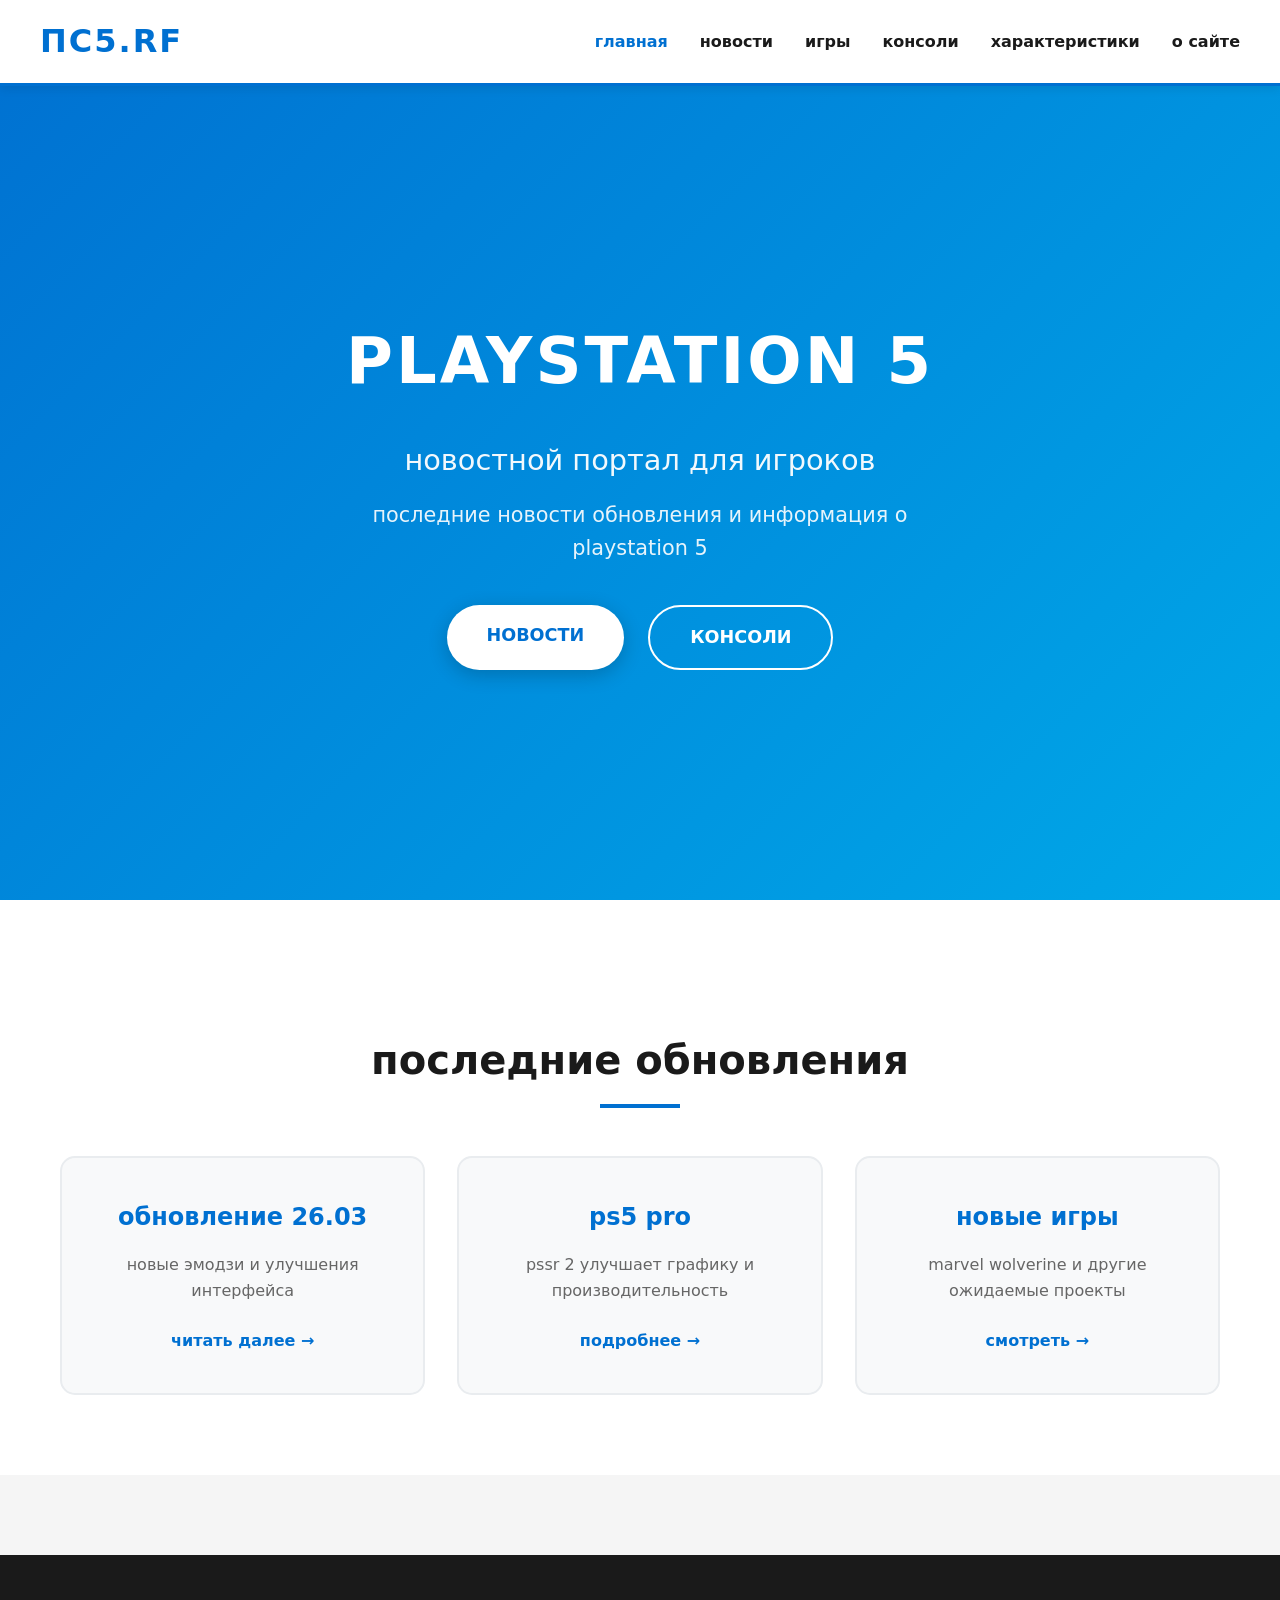
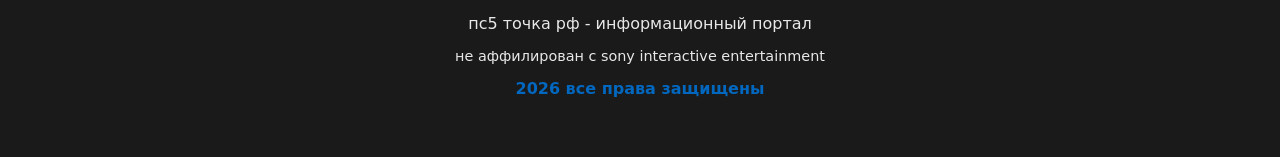
<file: index.html>
<!DOCTYPE html>
<html lang="ru">
<head>
<meta charset="utf-8">
<meta name="viewport" content="width=device-width, initial-scale=1.0">
<title>пс5 точка рф - главная</title>
<link rel="stylesheet" href="assets/css/style.css">
<link rel="icon" href="assets/favicon/favicon.ico">
</head>
<body>
<header class="header">
<nav class="nav container">
<div class="logo">пс5.rf</div>
<ul class="nav-menu">
<li><a href="index.html" class="active">главная</a></li>
<li><a href="html/news.html">новости</a></li>
<li><a href="html/games.html">игры</a></li>
<li><a href="html/console.html">консоли</a></li>
<li><a href="html/specs.html">характеристики</a></li>
<li><a href="html/about.html">о сайте</a></li>
</ul>
<div class="burger">
<span></span>
<span></span>
<span></span>
</div>
</nav>
</header>
<section class="hero">
<div class="container">
<h1>playstation 5</h1>
<p class="hero-subtitle">новостной портал для игроков</p>
<p class="hero-text">последние новости обновления и информация о playstation 5</p>
<div class="hero-links">
<a href="html/news.html" class="btn btn-primary">новости</a>
<a href="html/console.html" class="btn btn-secondary">консоли</a>
</div>
</div>
</section>
<section class="preview">
<div class="container">
<h2 class="section-title">последние обновления</h2>
<div class="preview-grid">
<div class="preview-card">
<h3>обновление 26.03</h3>
<p>новые эмодзи и улучшения интерфейса</p>
<a href="html/news.html" class="link">читать далее →</a>
</div>
<div class="preview-card">
<h3>ps5 pro</h3>
<p>pssr 2 улучшает графику и производительность</p>
<a href="html/console.html" class="link">подробнее →</a>
</div>
<div class="preview-card">
<h3>новые игры</h3>
<p>marvel wolverine и другие ожидаемые проекты</p>
<a href="html/games.html" class="link">смотреть →</a>
</div>
</div>
</div>
</section>
<footer class="footer">
<div class="container">
<p>пс5 точка рф - информационный портал</p>
<p class="disclaimer">не аффилирован с sony interactive entertainment</p>
<p class="copyright">2026 все права защищены</p>
</div>
</footer>
<script src="assets/js/script.js"></script>
</body>
</html>
</file>
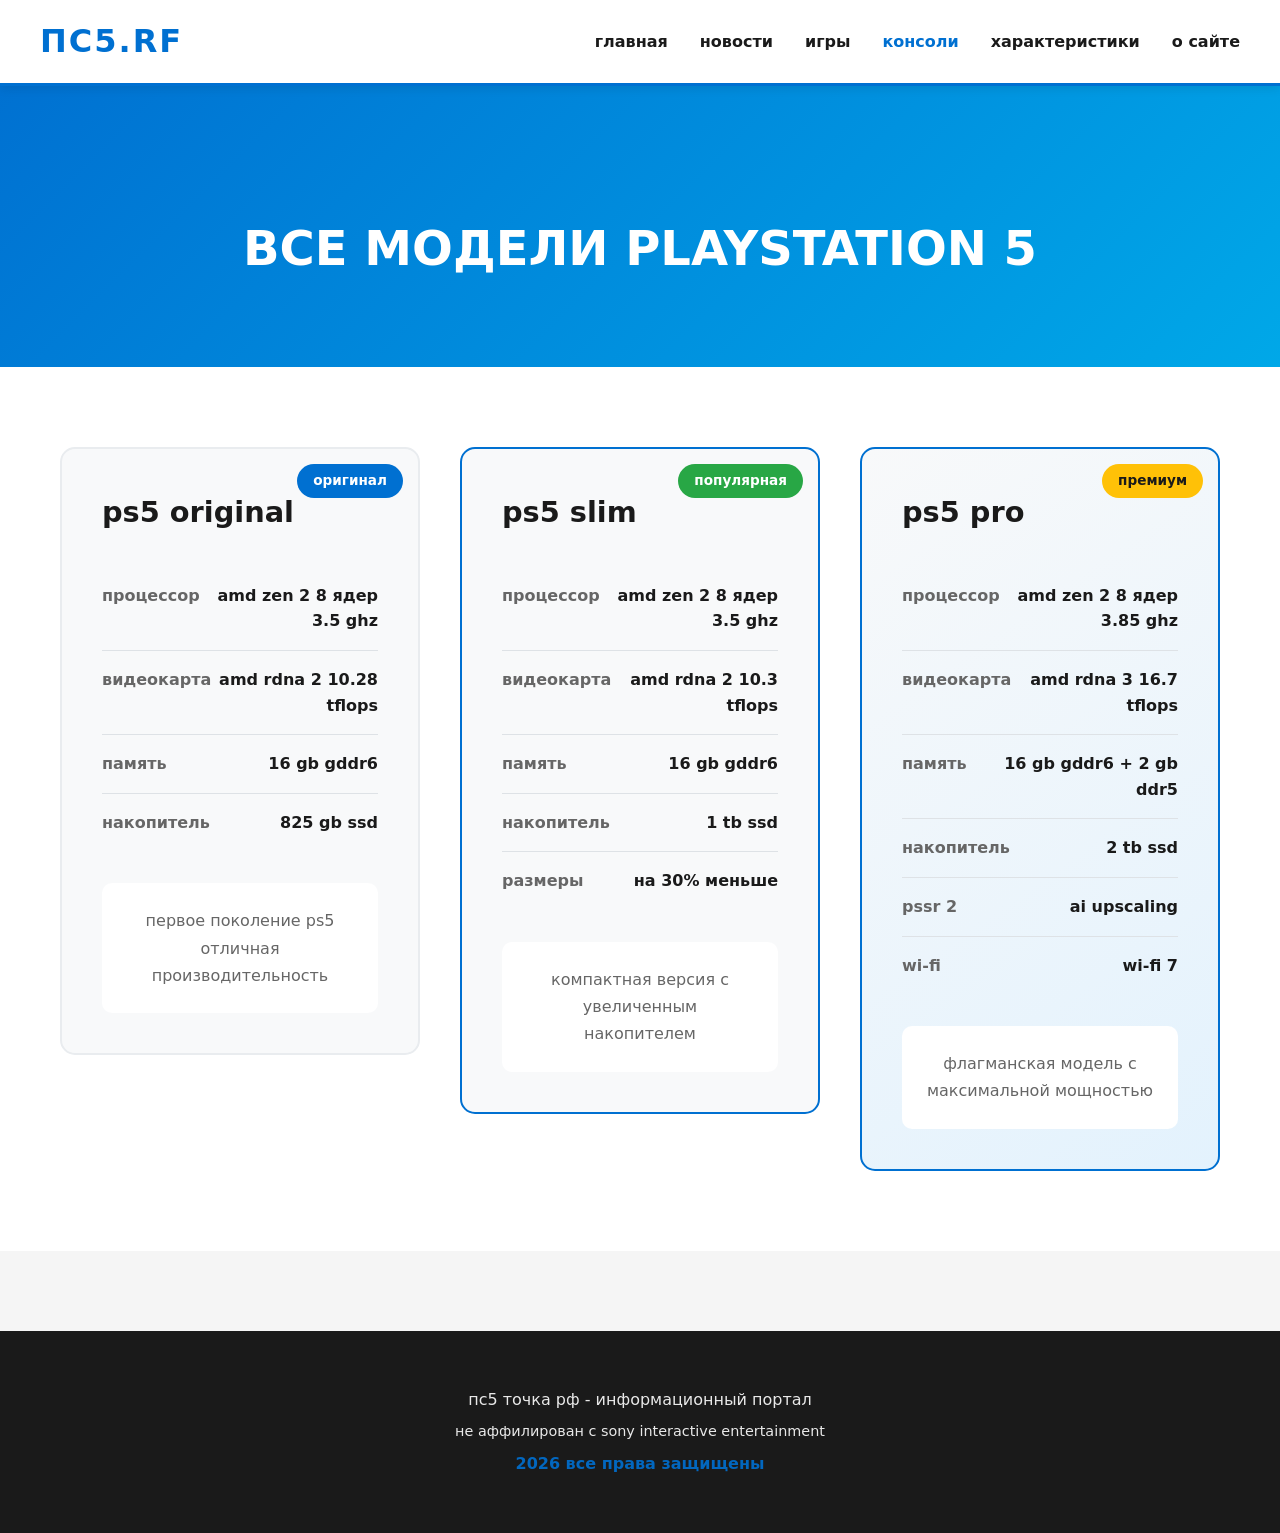
<file: html/console.html>
<!DOCTYPE html>
<html lang="ru">
<head>
<meta charset="utf-8">
<meta name="viewport" content="width=device-width, initial-scale=1.0">
<title>консоли ps5</title>
<link rel="stylesheet" href="../assets/css/style.css">
<link rel="stylesheet" href="../assets/css/console.css">
<link rel="icon" href="../assets/favicon/favicon.ico">
</head>
<body>
<header class="header">
<nav class="nav container">
<div class="logo">пс5.rf</div>
<ul class="nav-menu">
<li><a href="../index.html">главная</a></li>
<li><a href="news.html">новости</a></li>
<li><a href="games.html">игры</a></li>
<li><a href="console.html" class="active">консоли</a></li>
<li><a href="specs.html">характеристики</a></li>
<li><a href="about.html">о сайте</a></li>
</ul>
<div class="burger">
<span></span>
<span></span>
<span></span>
</div>
</nav>
</header>
<section class="page-header">
<div class="container">
<h1>все модели playstation 5</h1>
</div>
</section>
<section class="consoles-section">
<div class="container">
<div class="console-compare">
<div class="console-card">
<h2>ps5 original</h2>
<div class="console-badge">оригинал</div>
<ul class="console-specs">
<li><span class="spec-name">процессор</span><span class="spec-value">amd zen 2 8 ядер 3.5 ghz</span></li>
<li><span class="spec-name">видеокарта</span><span class="spec-value">amd rdna 2 10.28 tflops</span></li>
<li><span class="spec-name">память</span><span class="spec-value">16 gb gddr6</span></li>
<li><span class="spec-name">накопитель</span><span class="spec-value">825 gb ssd</span></li>
</ul>
<p class="console-desc">первое поколение ps5 отличная производительность</p>
</div>
<div class="console-card featured">
<h2>ps5 slim</h2>
<div class="console-badge popular">популярная</div>
<ul class="console-specs">
<li><span class="spec-name">процессор</span><span class="spec-value">amd zen 2 8 ядер 3.5 ghz</span></li>
<li><span class="spec-name">видеокарта</span><span class="spec-value">amd rdna 2 10.3 tflops</span></li>
<li><span class="spec-name">память</span><span class="spec-value">16 gb gddr6</span></li>
<li><span class="spec-name">накопитель</span><span class="spec-value">1 tb ssd</span></li>
<li><span class="spec-name">размеры</span><span class="spec-value">на 30% меньше</span></li>
</ul>
<p class="console-desc">компактная версия с увеличенным накопителем</p>
</div>
<div class="console-card pro">
<h2>ps5 pro</h2>
<div class="console-badge premium">премиум</div>
<ul class="console-specs">
<li><span class="spec-name">процессор</span><span class="spec-value">amd zen 2 8 ядер 3.85 ghz</span></li>
<li><span class="spec-name">видеокарта</span><span class="spec-value">amd rdna 3 16.7 tflops</span></li>
<li><span class="spec-name">память</span><span class="spec-value">16 gb gddr6 + 2 gb ddr5</span></li>
<li><span class="spec-name">накопитель</span><span class="spec-value">2 tb ssd</span></li>
<li><span class="spec-name">pssr 2</span><span class="spec-value">ai upscaling</span></li>
<li><span class="spec-name">wi-fi</span><span class="spec-value">wi-fi 7</span></li>
</ul>
<p class="console-desc">флагманская модель с максимальной мощностью</p>
</div>
</div>
</div>
</section>
<footer class="footer">
<div class="container">
<p>пс5 точка рф - информационный портал</p>
<p class="disclaimer">не аффилирован с sony interactive entertainment</p>
<p class="copyright">2026 все права защищены</p>
</div>
</footer>
<script src="../assets/js/script.js"></script>
<script src="../assets/js/console.js"></script>
</body>
</html>
</file>
<file: assets/css/style.css>
* {
margin: 0;
padding: 0;
box-sizing: border-box;
}

body {
font-family: 'Segoe UI', system-ui, -apple-system, sans-serif;
background: #f5f5f5;
color: #1a1a1a;
line-height: 1.6;
}

.container {
max-width: 1200px;
margin: 0 auto;
padding: 0 20px;
}

.header {
background: #fff;
position: fixed;
width: 100%;
top: 0;
z-index: 1000;
box-shadow: 0 2px 10px rgba(0,0,0,0.1);
border-bottom: 3px solid #0070d1;
}

.nav {
display: flex;
justify-content: space-between;
align-items: center;
padding: 1rem 0;
}

.logo {
font-size: 2rem;
font-weight: 800;
color: #0070d1;
text-transform: uppercase;
letter-spacing: 2px;
}

.nav-menu {
display: flex;
list-style: none;
gap: 2rem;
}
.nav-menu a {
color: #1a1a1a;
text-decoration: none;
font-weight: 600;
font-size: 1rem;
transition: color 0.3s;
padding: 0.5rem 0;
}

.nav-menu a:hover,
.nav-menu a.active {
color: #0070d1;
}

.burger {
display: none;
flex-direction: column;
cursor: pointer;
gap: 5px;
}

.burger span {
width: 28px;
height: 3px;
background: #0070d1;
border-radius: 3px;
transition: all 0.3s;
}

.hero {
min-height: 100vh;
display: flex;
align-items: center;
justify-content: center;
text-align: center;
background: linear-gradient(135deg, #0070d1 0%, #00a8e8 100%);
padding-top: 80px;
color: #fff;
}

.hero h1 {
font-size: 4rem;
margin-bottom: 1.5rem;
text-transform: uppercase;
letter-spacing: 3px;
}

.hero-subtitle {
font-size: 1.8rem;
margin-bottom: 1rem;opacity: 0.95;
}

.hero-text {
font-size: 1.3rem;
margin-bottom: 2.5rem;
opacity: 0.9;
max-width: 600px;
margin-left: auto;
margin-right: auto;
}

.hero-links {
display: flex;
gap: 1.5rem;
justify-content: center;
flex-wrap: wrap;
}

.btn {
display: inline-block;
padding: 1rem 2.5rem;
border: none;
border-radius: 50px;
font-size: 1.1rem;
cursor: pointer;
transition: all 0.3s;
text-decoration: none;
font-weight: 700;
text-transform: uppercase;
}

.btn-primary {
background: #fff;
color: #0070d1;
box-shadow: 0 5px 20px rgba(0,0,0,0.2);
}

.btn-primary:hover {
transform: translateY(-3px);
box-shadow: 0 8px 25px rgba(0,0,0,0.3);
}

.btn-secondary {
background: transparent;
color: #fff;
border: 2px solid #fff;
}

.btn-secondary:hover {background: #fff;
color: #0070d1;
}

.section-title {
font-size: 2.5rem;
text-align: center;
margin: 3rem 0;
color: #1a1a1a;
position: relative;
padding-bottom: 1rem;
}

.section-title::after {
content: '';
position: absolute;
bottom: 0;
left: 50%;
transform: translateX(-50%);
width: 80px;
height: 4px;
background: #0070d1;
}

.preview {
padding: 5rem 0;
background: #fff;
}

.preview-grid {
display: grid;
grid-template-columns: repeat(3, 1fr);
gap: 2rem;
}

.preview-card {
background: #f8f9fa;
padding: 2.5rem;
border-radius: 15px;
border: 2px solid #e9ecef;
transition: all 0.3s;
text-align: center;
}

.preview-card:hover {
transform: translateY(-5px);
border-color: #0070d1;
box-shadow: 0 10px 30px rgba(0,112,209,0.15);
}
.preview-card h3 {
color: #0070d1;
font-size: 1.5rem;
margin-bottom: 1rem;
}

.preview-card p {
color: #666;
margin-bottom: 1.5rem;
}

.link {
color: #0070d1;
text-decoration: none;
font-weight: 600;
}

.link:hover {
text-decoration: underline;
}

.page-header {
background: linear-gradient(135deg, #0070d1, #00a8e8);
padding: 150px 0 80px;
text-align: center;
color: #fff;
margin-top: 60px;
}

.page-header h1 {
font-size: 3rem;
text-transform: uppercase;
}

.footer {
background: #1a1a1a;
color: #fff;
padding: 3rem 0;
text-align: center;
margin-top: 5rem;
}

.footer p {
margin: 0.5rem 0;
opacity: 0.9;
}

.disclaimer {
font-size: 0.9rem;
opacity: 0.7;}

.copyright {
margin-top: 1.5rem;
color: #0070d1;
font-weight: 600;
}

@media (max-width: 768px) {
.nav-menu {
position: fixed;
left: -100%;
top: 70px;
flex-direction: column;
background: #fff;
width: 100%;
text-align: center;
transition: 0.3s;
padding: 2rem 0;
box-shadow: 0 5px 10px rgba(0,0,0,0.1);
gap: 1.5rem;
}
.nav-menu.active {
left: 0;
}
.burger {
display: flex;
}
.hero h1 {
font-size: 2.5rem;
}
.hero-subtitle {
font-size: 1.3rem;
}
.hero-text {
font-size: 1.1rem;
}
.preview-grid {
grid-template-columns: 1fr;
}
.section-title {
font-size: 2rem;
}
.page-header h1 {
font-size: 2rem;
}
}
</file>
<file: assets/css/console.css>
.consoles-section {
padding: 5rem 0;
background: #fff;
}

.console-compare {
display: grid;
grid-template-columns: repeat(3, 1fr);
gap: 2.5rem;
align-items: start;
}

.console-card {
background: #f8f9fa;
border-radius: 15px;
padding: 2.5rem;
position: relative;
border: 2px solid #e9ecef;
transition: all 0.3s;
}

.console-card:hover {
transform: translateY(-5px);
border-color: #0070d1;
box-shadow: 0 10px 30px rgba(0,112,209,0.15);
}

.console-card.featured {
border-color: #0070d1;
transform: scale(1.05);
}

.console-card.featured:hover {
transform: scale(1.05) translateY(-5px);
}

.console-card.pro {
border-color: #0070d1;
background: linear-gradient(145deg, #f8f9fa, #e3f2fd);
}

.console-badge {
position: absolute;
top: 15px;
right: 15px;
background: #0070d1;
color: #fff;
padding: 0.4rem 1rem;
border-radius: 20px;
font-size: 0.85rem;font-weight: bold;
}

.console-badge.popular {
background: #28a745;
}

.console-badge.premium {
background: #ffc107;
color: #1a1a1a;
}

.console-card h2 {
font-size: 1.8rem;
margin-bottom: 2rem;
color: #1a1a1a;
}

.console-specs {
list-style: none;
margin: 2rem 0;
}

.console-specs li {
display: flex;
justify-content: space-between;
padding: 1rem 0;
border-bottom: 1px solid #dee2e6;
}

.console-specs li:last-child {
border-bottom: none;
}

.spec-name {
color: #666;
font-weight: 600;
}

.spec-value {
color: #1a1a1a;
font-weight: 700;
text-align: right;
}

.console-desc {
text-align: center;
color: #666;
line-height: 1.7;
padding: 1.5rem;background: #fff;
border-radius: 10px;
}

.controllers-section {
padding: 5rem 0;
background: #f8f9fa;
}

.controllers-grid {
display: grid;
grid-template-columns: repeat(2, 1fr);
gap: 3rem;
}

.controller-card {
background: #fff;
padding: 3rem;
border-radius: 15px;
text-align: center;
border: 2px solid #e9ecef;
}

.controller-img {
max-width: 100%;
height: 250px;
object-fit: contain;
margin-bottom: 1.5rem;
}

.controller-card h3 {
color: #0070d1;
font-size: 1.5rem;
margin-bottom: 1rem;
}

@media (max-width: 968px) {
.console-card.featured {
transform: scale(1);
}
}

@media (max-width: 768px) {
.console-compare {
grid-template-columns: 1fr;
}
.controllers-grid {
grid-template-columns: 1fr;
}
}
</file>
